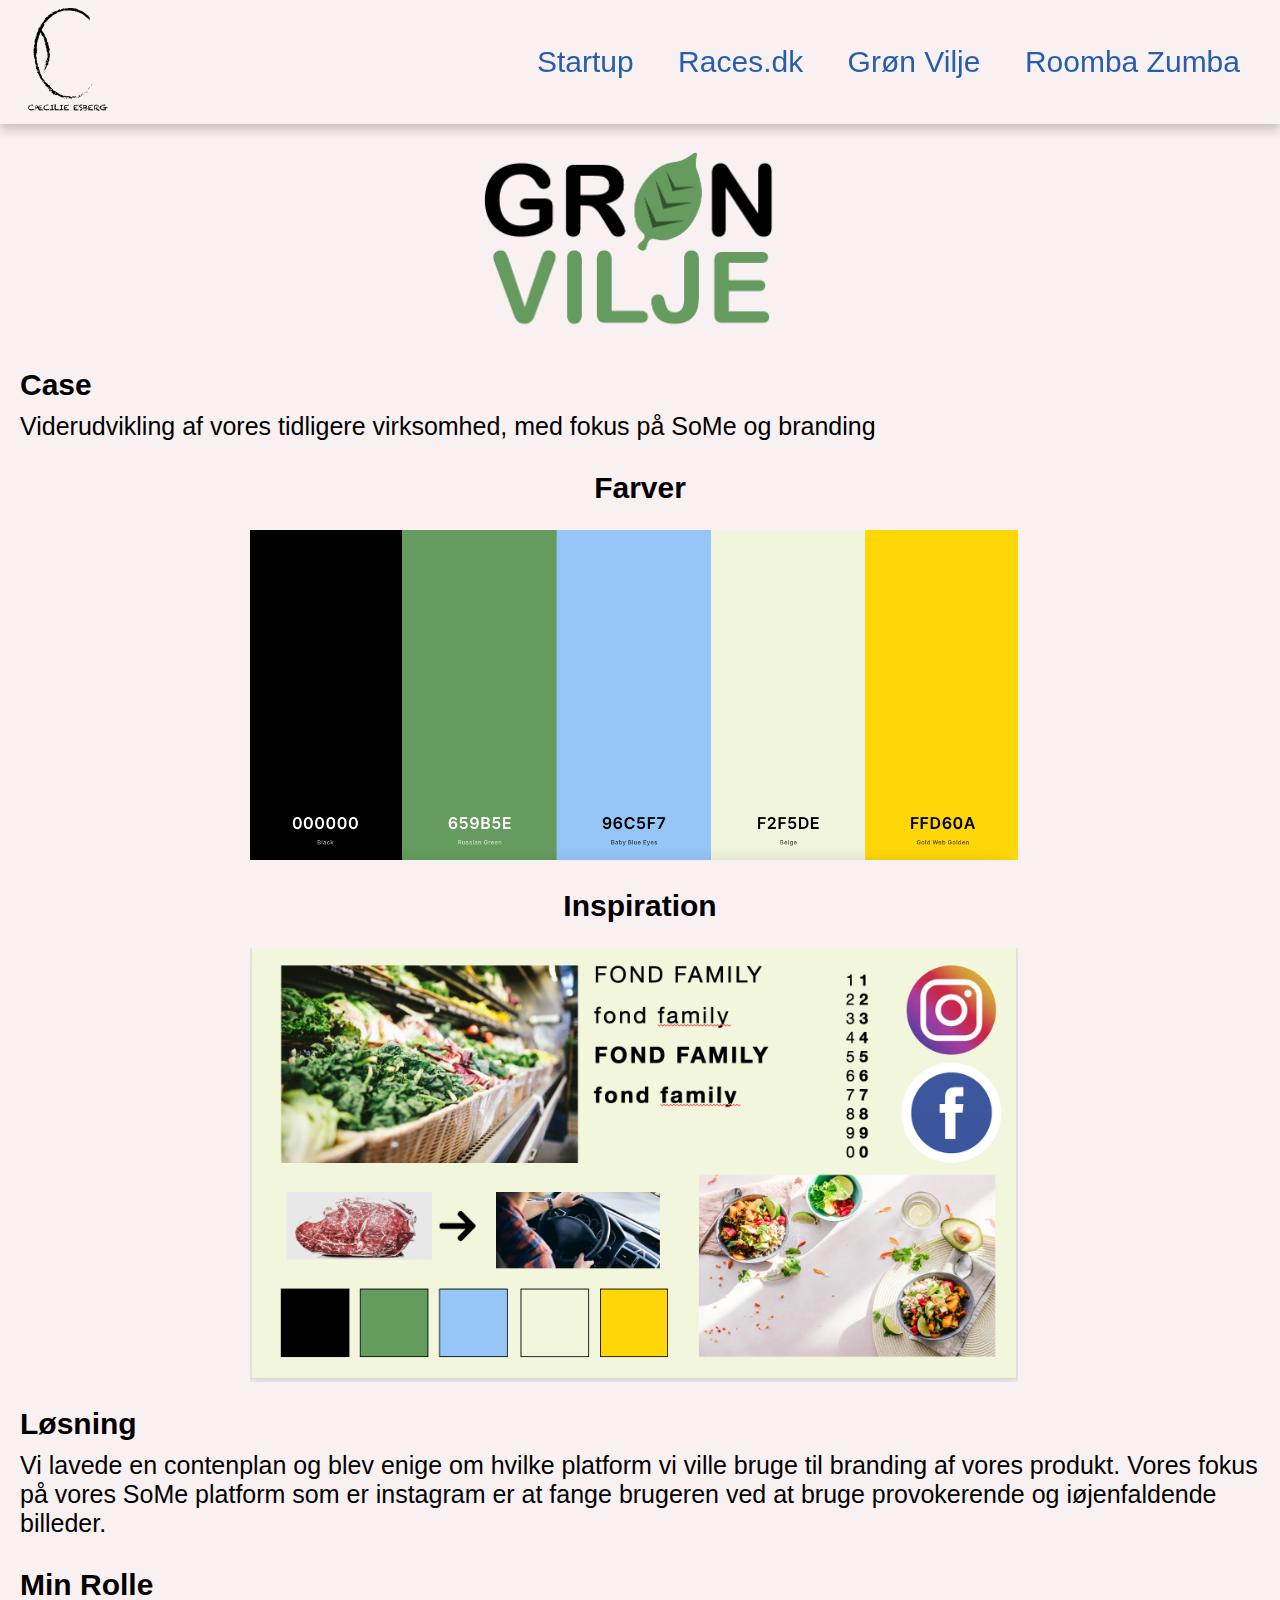
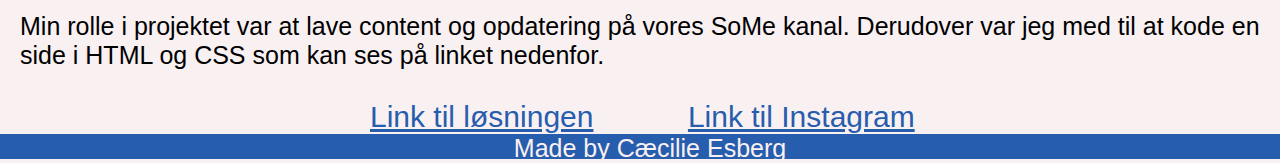
<file: groenvilje.html>
<!DOCTYPE html>
<html lang="da">
<head>
    <meta charset="UTF-8">
    <meta http-equiv="X-UA-Compatible" content="IE=edge">
    <meta name="viewport" content="width=device-width, initial-scale=1.0">
    <link rel="stylesheet" type="text/css" href="style.css">  
    <title>Portfolio</title>
</head>
<body>
    <header>
        <nav class="navigation"><!--navbar til web-->
            <a href="index.html"> <img class="logo" src="logo.png" alt="logo"></a>
            <div class="topnav">
                <a href="startup.html">Startup</a>
                <a href="races.html">Races.dk</a>
                <a href="groenvilje.html">Grøn Vilje</a>
                <a href="zumba.html">Roomba Zumba</a>
              </div>
            <a class="active" href="zumba.html">Næste</a><!--navbar til mobil-->
    </nav>
    </header>
   <section class="tekstgroenvilje">
    <a href="index.html"> <img class="startupside" src="groenvilje.png" alt="startupside"></a>

    <h1>Case</h1>
    <p>Viderudvikling af vores tidligere virksomhed, med fokus på SoMe 
        og branding</p>

    <h2>Farver</h2>
    <img src="farver.png" class="farver" alt="farver">
    <h2>Inspiration</h2>
    <img class="moodboard" src="moodboard.png" alt="moodboard">
    <h1>Løsning</h1>
    <p>Vi lavede en contenplan og blev enige om hvilke platform vi ville 
        bruge til branding af vores produkt. Vores fokus på vores SoMe
        platform som er instagram er at fange brugeren ved at bruge 
        provokerende og iøjenfaldende billeder.</p>

    <h1>Min Rolle</h1>
    <p>Min rolle i projektet var at lave content og opdatering på vores 
        SoMe kanal.  Derudover var jeg med til at kode en side i HTML 
        og CSS som kan ses på linket nedenfor. </p>
   </section><a href="http://caecilieesberg.one/GrønVilje/omos.html" class="linktilløsningen">Link til løsningen</a>   
<a href="https://www.instagram.com/groenvilje/" class="linktilløsningen">Link til Instagram</a>  
<footer>
    <p>Made by Cæcilie Esberg</p>
</footer>
</body>
</file>
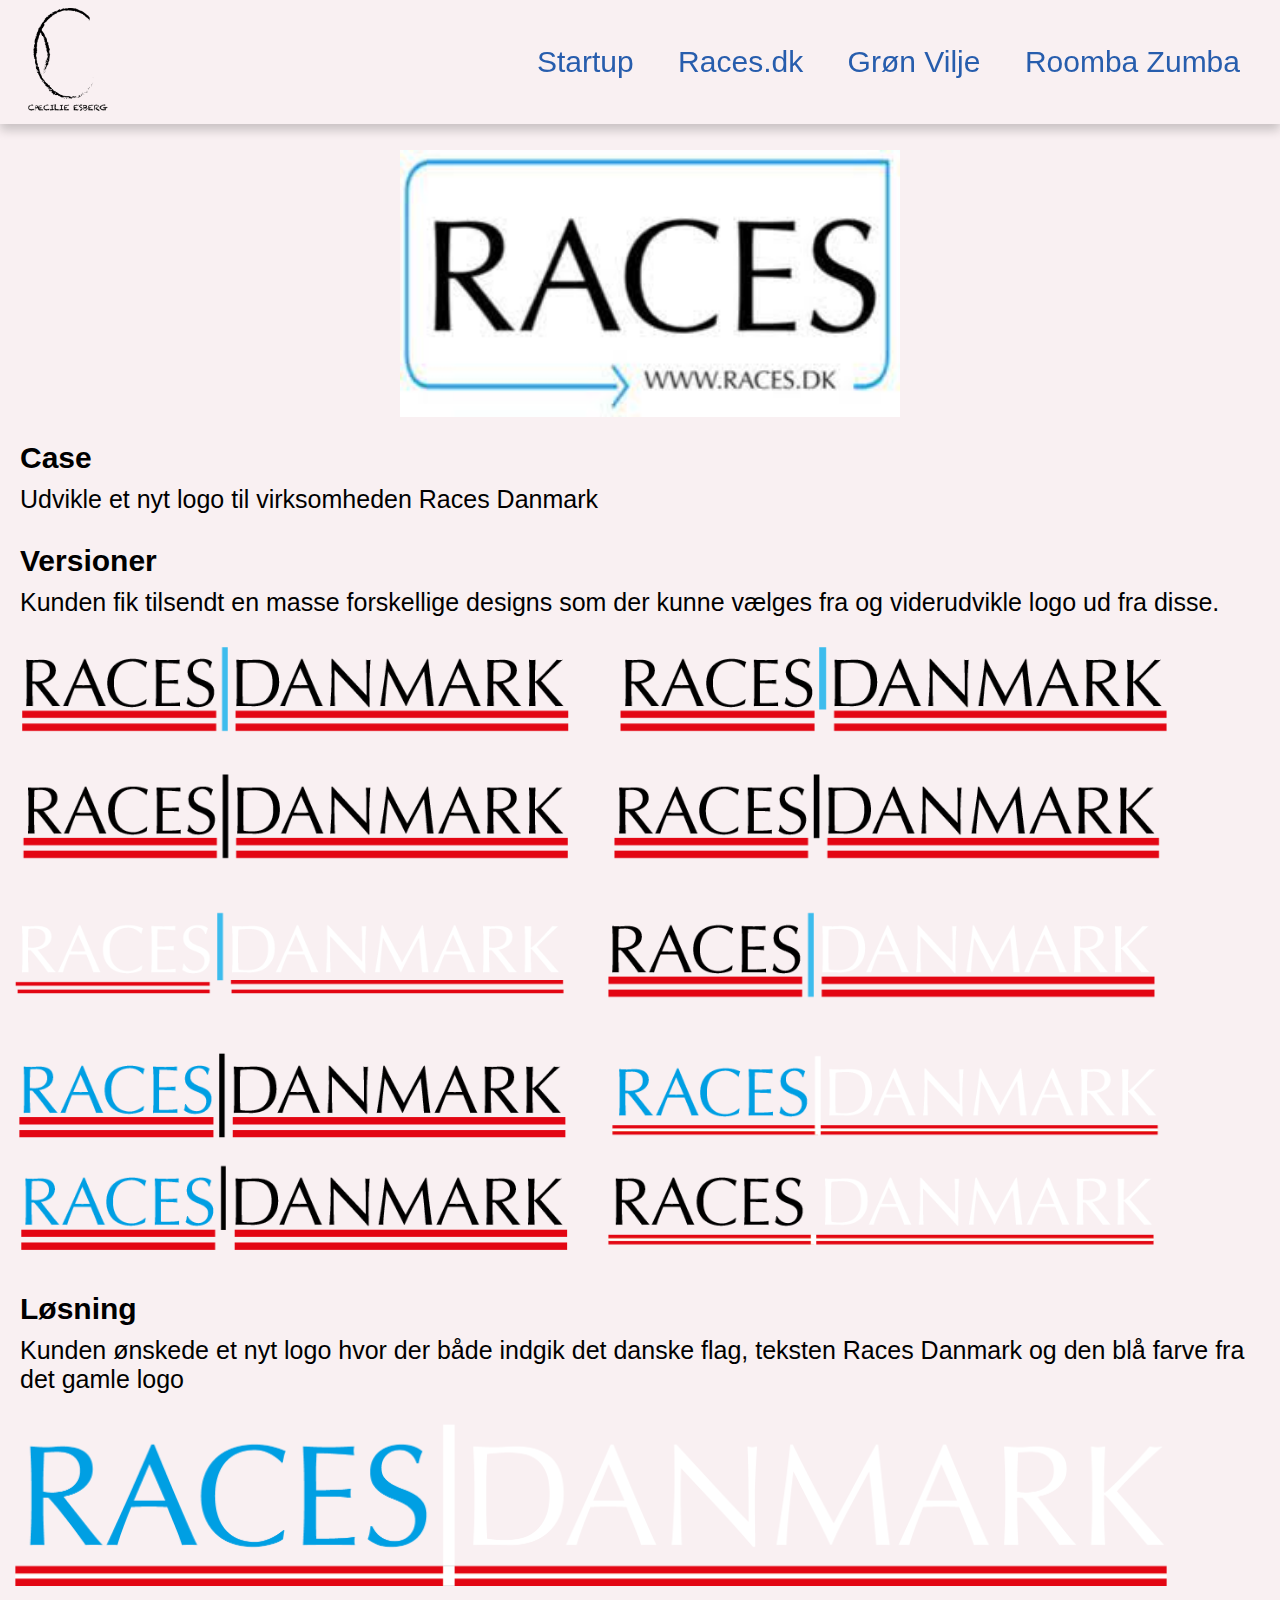
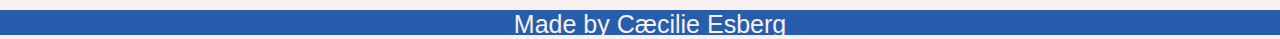
<file: races.html>
<!DOCTYPE html>
<html lang="da">
<head>
    <meta charset="UTF-8">
    <meta http-equiv="X-UA-Compatible" content="IE=edge">
    <meta name="viewport" content="width=device-width, initial-scale=1.0">
    <link rel="stylesheet" type="text/css" href="style.css">  
    <title>Portfolio</title>
</head>
<body>
    <header>
        <nav class="navigation"><!--navbar til web-->
            <a href="index.html"> <img class="logo" src="logo.png" alt="logo"></a>
            <div class="topnav">
                <a href="startup.html">Startup</a>
                <a href="races.html">Races.dk</a>
                <a href="groenvilje.html">Grøn Vilje</a>
                <a href="zumba.html">Roomba Zumba</a>
              </div>
            <a class="active" href="groenvilje.html">Næste</a><!--navbar til mobil-->
    </nav>
    </header>
   <section class="tekstgroenvilje">
    <a href="index.html"> <img class="racesside" src="races.png" alt="racesside"></a>
    <h1>Case</h1>
    <p>Udvikle et nyt logo til virksomheden Races Danmark</p>

    <h1>Versioner</h1>
    <p>Kunden fik tilsendt en masse forskellige designs som der kunne vælges fra og viderudvikle logo ud fra disse. </p>
    <img class="racessamlet" src="raceslogosamlet.png" alt="racessamlet">
    <h1>Løsning</h1>
    <p>Kunden ønskede et nyt logo hvor der både indgik det danske flag, teksten Races Danmark og den blå farve fra det gamle logo 
    </p>
    <img class="races" src="raceslogov11.png" alt="races">
</section>
<footer>
    <p>Made by Cæcilie Esberg</p>
</footer>
</body>
</file>
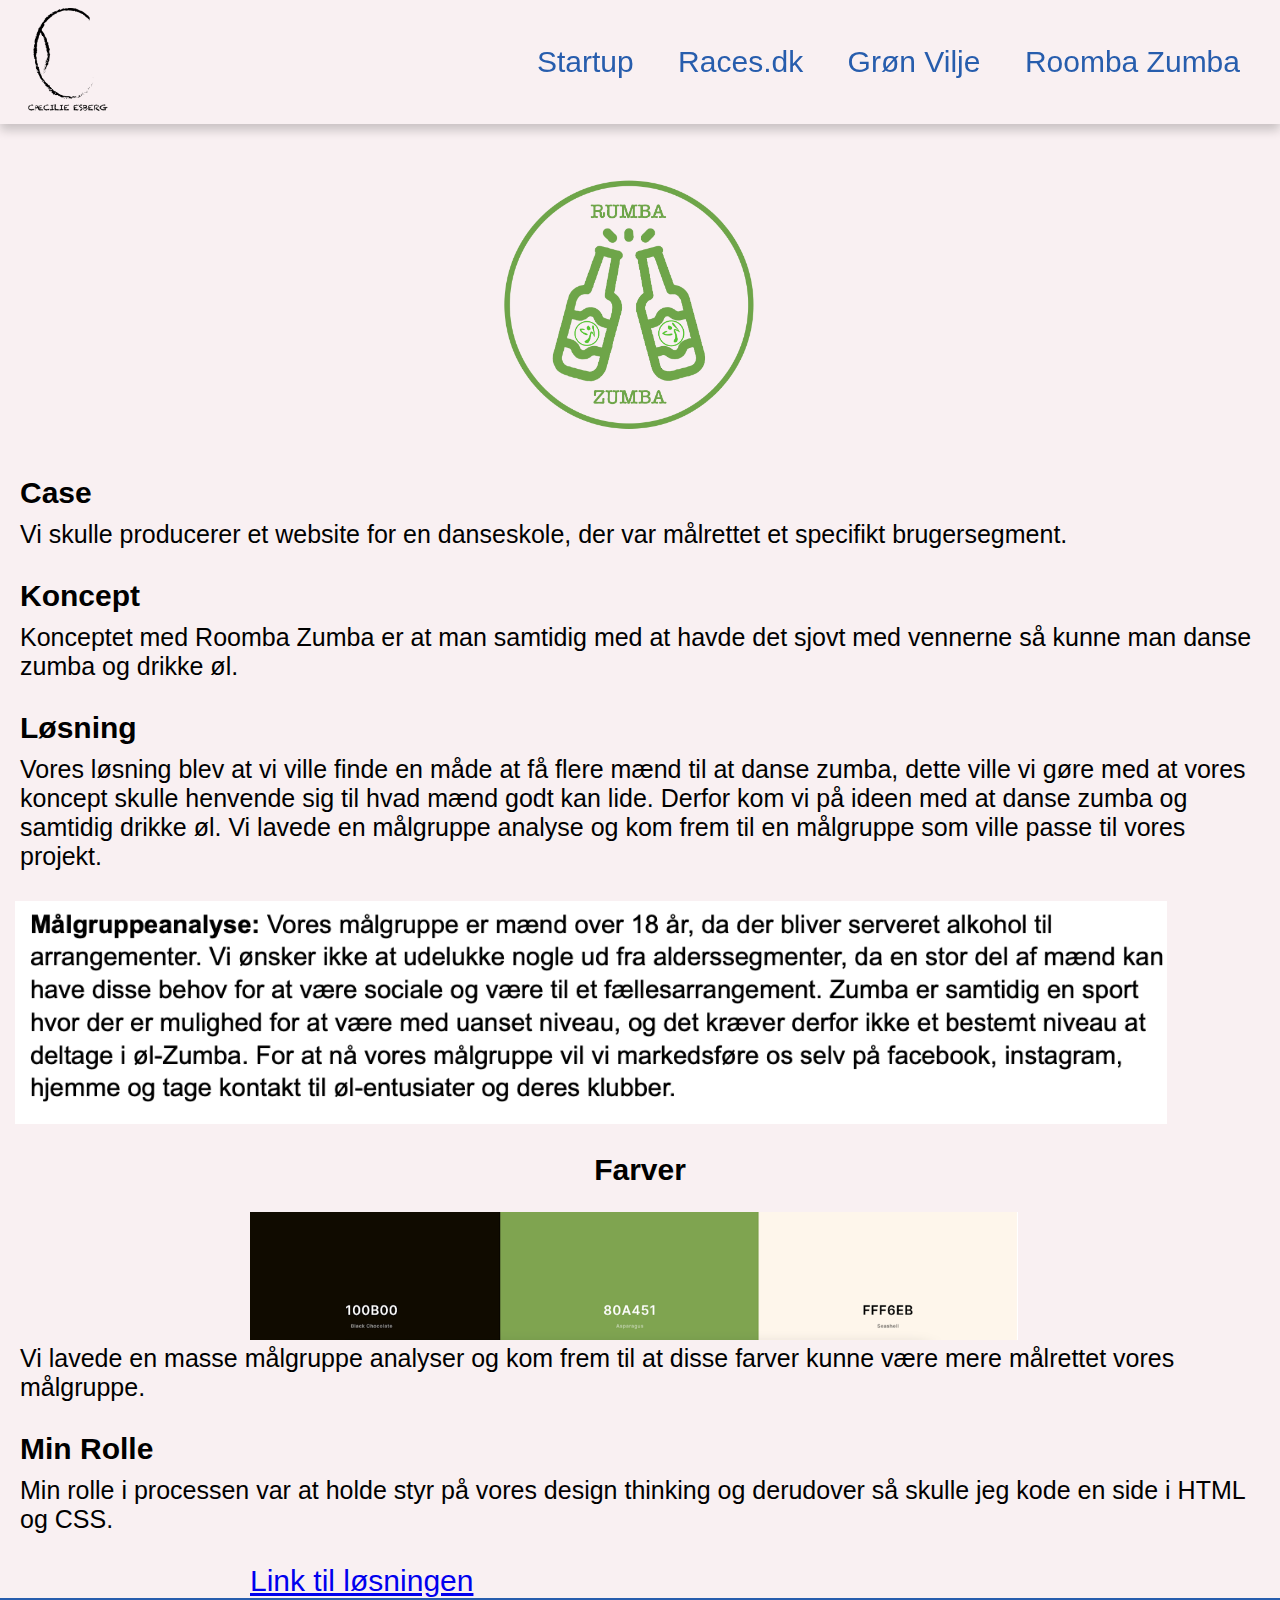
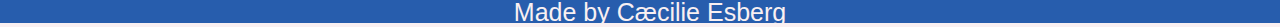
<file: zumba.html>
<!DOCTYPE html>
<html lang="da">
<head>
    <meta charset="UTF-8">
    <meta http-equiv="X-UA-Compatible" content="IE=edge">
    <meta name="viewport" content="width=device-width, initial-scale=1.0">
    <link rel="stylesheet" type="text/css" href="style.css"> 
    <title>Portfolio</title>
</head>
<body>
    <header>
        <nav class="navigation"><!--navbar til web-->
            <a href="index.html"> <img class="logo" src="logo.png" alt="logo"></a>
            <div class="topnav">
                <a href="startup.html">Startup</a>
                <a href="races.html">Races.dk</a>
                <a href="groenvilje.html">Grøn Vilje</a>
                <a href="zumba.html">Roomba Zumba</a>
              </div>
            <a class="active" href="index.html">Hjem</a><!--navbar til mobil-->
    </nav>
    </header>
   <section class="tekstgroenvilje">
    <a href="index.html"> <img class="startupside" src="roombar-zumba-logo.png" alt="startupside"></a>

    <h1>Case</h1>
    <p>Vi skulle producerer et website for en danseskole, der var 
        målrettet et specifikt brugersegment. </p>

    <h1>Koncept</h1>
    <p>Konceptet med Roomba Zumba er at man samtidig med at havde
        det sjovt med vennerne så kunne man danse zumba og drikke øl.</p>

    <h1>Løsning</h1>
    <p>Vores løsning blev at vi ville finde en måde at få flere mænd til at 
        danse zumba, dette ville vi gøre med at vores koncept skulle 
        henvende sig til hvad mænd godt kan lide. Derfor kom vi på ideen 
        med at danse zumba og samtidig drikke øl. 
        Vi lavede en målgruppe analyse og kom frem til en målgruppe som
        ville passe til vores projekt. 
    </p>
    <img class="analyse" src="analyse.png" alt="analyse">

    <h2>Farver</h2>
    <img class="farver" src="farver2.png" alt="farver">
    <p>Vi lavede en masse målgruppe analyser og kom frem til at disse 
        farver kunne være mere målrettet vores målgruppe. </p>
    <h1>Min Rolle</h1>
    <p>Min rolle i processen var at holde styr på vores design thinking og derudover så skulle jeg kode en side i HTML og CSS.  </p>
   </section>
<a href="http://caecilieesberg.one/RoombaZumba/pakker.html" class="linktilløsning">Link til løsningen</a>   
<footer>
    <p>Made by Cæcilie Esberg</p>
</footer>
</body>
</file>
<file: style.css>
:root { /*her har jeg defineret mine farver og min font*/
    --primary-color: #bdbed0;
    --secondary-color: #aba9c3;
    --tertiary-color: #6983b8;
    --quarternary-color: #275dad;
    --quinary-color: #0a0a0a;
    --senary-color: #f9f0f2;
    --septernary-color: #f5f5f5;
}
/*Her er stylingen af min body som er fælles for alle sider*/
body{
    background-color: var(--senary-color);
    margin: 0;
    font-family: 'Gill Sans', 'Gill Sans MT', Calibri, 'Trebuchet MS', sans-serif;
}

/*Her har vi stylet navigationsbaren*/
.navigation {
    background-color: var(--senary-color);
    width: 100%;
    z-index: 1;
    box-shadow: 0px 6px 10px 0px rgba(0, 0, 0, 0.2);
    display: flex;
    align-items: center;
    justify-content: space-between;
    flex-wrap: wrap;
    position: fixed;
    top: 0;
}
.active{ /*styling af min tekst i navbaren*/
    margin-right: 20px;
    font-size: 25px;
    text-decoration: none;
    color: var(--quarternary-color);
}

.logo {
    width: 80px;
    display: block;
    padding: 8px;
    margin-left: 20px;
}
.topnav{ /*topnav er none for at den ikke er synlig i mobilversion*/
    display: none;
}
.forside {
    width: 100%;
    margin-top: 120px;
}
h1{
    text-align: center;
    margin-bottom: 20px;
}
h4{
    font-size: 15px;
    
}
.hvemerjeg{
    width: 170px;
    margin-right: 10px;
}
/*Her er stylingen af mit grid og opsætningen af det*/
.item1 { grid-area: menu; }
.item2 { grid-area: main; }
.item3 { grid-area: midt; }
    
.grid-container {
    display: grid;
    grid-template-areas:
        'menu menu main main main main'
        'menu menu midt midt midt midt';
    grid-gap: 0px;
    margin: 10px;
}
.hvemerjegbox{
    text-align: center;
    background-color: var(--primary-color);
    margin: 30px;
    line-height: 25px;
}
.hvemerjegbox p{
    padding: 10px;
}
.kompetencer{
    background-color: var(--primary-color);
    padding-top: 20px;
    padding-bottom: 20px;
}
/*Styling af min flex container*/
.flex-container-kompetencer {
    display: flex;
    margin-bottom: 30px;
  }
  
.flex-container-kompetencer > div {
    margin: 1px;
    font-size: 30px;
}
.kompetencer p{
    margin-right: 20px;
}
.billedekom{
    width: 80px;
    margin-left: 30px;
    margin-right: 30px;
  }
p{
    font-size: 15px;
    margin-bottom: 30px;
    margin-top: 0px;
    margin-left: 20px;
}

.portfolio{
    padding: 20px;
}
/*Styling af mine flexcontainer. De er stylet sammen da de skal ligne hinanden*/
.flex-container-portfolio{
    display: flex;
    flex-direction: row;

}
.startup {
    width: 120px;
    margin-left: 20px;
    margin-right: 20px;
    padding: 20px 10px 20px 10px;
}

.racesfirst{
    width: 150px;
    margin-top: 20px;
}
.groenvilje{
    width: 150px;
    margin-left: 20px;
    margin-top: 30px;
 
}
.zumba{
    width: 150px;
    margin-left: 20px; 
}
/*styling af mine ikoner*/
.fangmig i{
    font-size: 70px;
    padding: 10px;
    color: var(--tertiary-color);
}
.fangmig p{
    margin-left: 10px;
}
footer{
    background-color: var(--quarternary-color);
    color: var(--senary-color);
    text-align: center;
    height: 25px;
}
.startupside{
    width: 300px;
    margin-top: 150px;
    margin-left: 40px;
}
.tekstgroenvilje h1{
    text-align: left;
    margin-bottom: 10px;
    margin-left: 20px;
}
.tekstgroenvilje p{
    margin-left: 20px;
    margin-right: 10px;
}
.xd{
    width: 100%;
    margin-bottom: 30px;
}
.linktilløsningen {
    color: var(--quarternary-color);
    text-decoration: underline;
    font-size: 20px;
    margin: 20px;
    position: relative;
    left: 300px;
}
.linktilløsningen{
    color: var(--quarternary-color);
    text-decoration: underline;
    font-size: 30px;
    margin: 20px;
    margin-left: 70px;
}

.racesside{
    background-color: var(--quinary-color);
    width: 90%;
    margin-top: 150px;
    margin-left: 15px;
}
.races{
    width:90%;
    margin-left: 15px;
    padding: 0;
    margin-bottom: 20px;
}
.racessamlet{
    width: 90%;
    margin-left: 15px;
}
.farver{
    width: 90%;
    margin-left: 15px;
}
.moodboard{
    width: 90%;
    margin-left: 15px;
}
h2{
    font-size: 15px;
    text-align: center;
}
.analyse{
    width: 90%;
    margin-left: 15px;
}
.uddannelse{
    background-color: var(--primary-color);
    padding-top: 10px;
    padding-bottom: 10px;
}
.uddannelse p{
    margin-left: 20px;
    color: var(--quarternary-color);
}
.uddannelse h4{
    margin-left: 20px;
}
/*her kommer stylingen af mit første media queries*/
@media screen and (min-width: 700px) {
    .topnav{
        display: block;
        position: relative;
        margin: 10px;
        padding: 10px;
    }
    .topnav a{
        text-decoration: none;
        padding: 20px;
        font-size: 20px;
        color: var(--quarternary-color);
    }
    .active{
        display: none;
    }
    .portfolio{
        display: flex;
        flex-direction: row;
        justify-content: space-evenly;
    }
    .fangmig i{
        font-size:100px ;
    }
    .fangmig p{
        margin-left: 100px;
    }
    .instagram{
        margin-left: 170px;
    }
    p{
        font-size: 25px;
    }
    h1{
        font-size: 40px;
    }
    h2{
        font-size: 30px;
    }
    h4{
        font-size: 30px;
    }
    .hvemerjeg{
        width: 300px;
    }
    .startupside{
        margin-left: 350px;
    }
    .linktilløsning{
        font-size: 30px;
    }
    .farver{
        width: 60%;
        margin-left: 200px;
        
    }
    .moodboard{
        width: 60%;
        margin-left: 200px;
    }
    .linktilløsning{
        margin-left: 200px; 
    }
}
/*styling af mit andet media queries*/
@media screen and (min-width: 1000px) {
    .topnav a{
        font-size: 30px;
    }
    .hvemerjeg{
        margin-left: 70px;
    }
    .hvemerjegbox{
        width: 60%;
        position: relative;
        left:300px ;
    }
    h1{
        font-size: 30px;
    }
    h4{
        font-size: 20px;
    }
    .portfolio{
        align-items: center;
        justify-content: space-evenly;
    }
    .groenvilje{
        margin-right: 40px;
    }
    .racesfirst{
        margin-left: 40px;
    }
    .instagram{
        margin-left: 300px;
    }
    .racesside{
        width: 500px;
        margin-left: 280px;
    }

}
/*styling af mit sidste media queries*/
@media screen and (min-width: 1100px) {
    .instagram{
        margin-left: 400px;
    }
    .startupside{
        margin-left: 480px;
    }
    .racesside{
        margin-left: 400px;
    }
    .farver{
        margin-left: 250px;
    }
    .moodboard{
        margin-left: 250px;
    }
    .linktilløsning{
        margin-left: 250px;
    }
    .startup{
        width: 250px;
    }
    .racesfirst{
        width: 320px;
    }
    .groenvilje{
        width: 300px;
    }
    .zumba{
        width: 250px;
    }
    .uddannelse h4{
        margin-left: 100px;
    }
    .uddannelse p{
        margin-left: 100px;
    }
}
@media screen and (min-width: 1300px) {
    .instagram{
        margin-left: 500px;
    }
    .startupside{
        margin-left: 550px;
    }
    .racesside{
        margin-left: 500px;
    }
    .linktilløsning{
        position: relative;
        left: 400px;
    }


}
</file>
